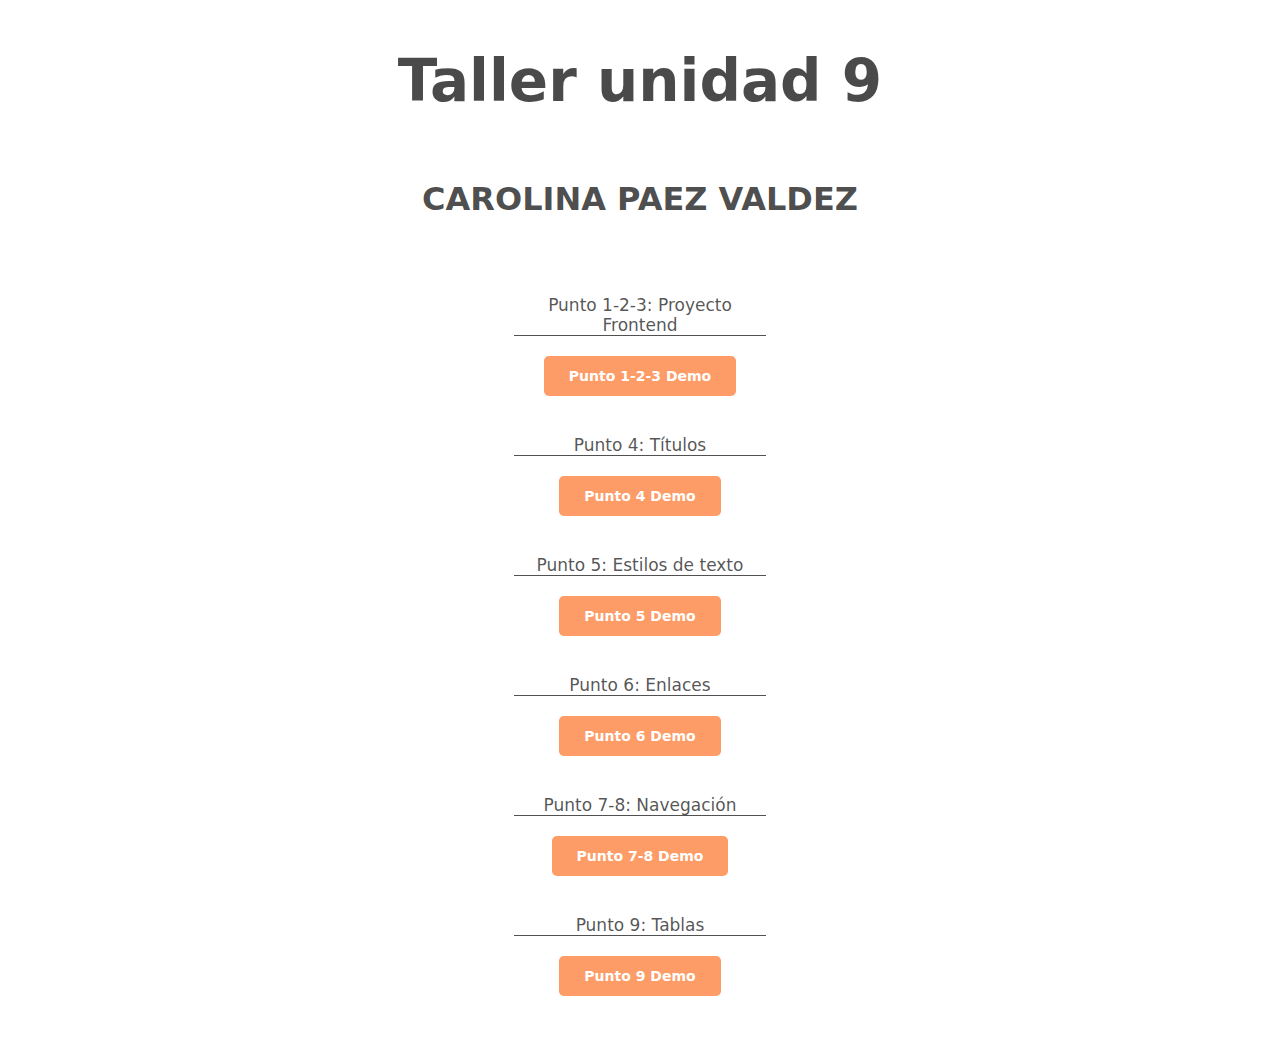
<file: index.html>
<!DOCTYPE html>
<html lang="en">
<head>
  <meta charset="UTF-8">
  <meta http-equiv="X-UA-Compatible" content="IE=edge">
  <meta name="viewport" content="width=device-width, initial-scale=1.0">
  <title>taller 9 menu</title>
  <link rel="stylesheet" href="./styles/styles.css">
</head>
<body> 
  <div>
    <h1> Taller unidad 9</h1>
    <h2>CAROLINA PAEZ VALDEZ</h2>
    <nav>
      <ul>
        <li>
          <p>
            Punto 1-2-3: Proyecto Frontend
          </p> 
          <a href="./punto-1-2-3/index.html">
            Punto 1-2-3 Demo
          </a>
        </li>
        <li>
          <p>
            Punto 4: Títulos
          </p> 
          <a href="./punto-4/index.html">
            Punto 4 Demo
          </a>
        </li>
        <li>
          <p>
            Punto 5: Estilos de texto
          </p>
          <a href="./punto-5/index.html">
            Punto 5 Demo
          </a>
        </li>
        <li>
          <p>
            Punto 6: Enlaces
          </p>
          <a href="./punto-6/index.html">
            Punto 6 Demo
          </a>
        </li>
        <li>
          <p>
            Punto 7-8: Navegación
          </p>
          <a href="./punto-7-8/index.html">
            Punto 7-8 Demo
          </a>
        </li>
        <li>
          <p>
            Punto 9: Tablas
          </p>
          <a href="./punto-9/index.html">
            Punto 9 Demo
          </a>
        </li>
      </ul>
    </nav>
  </div> 
</body>
</html>
</file>
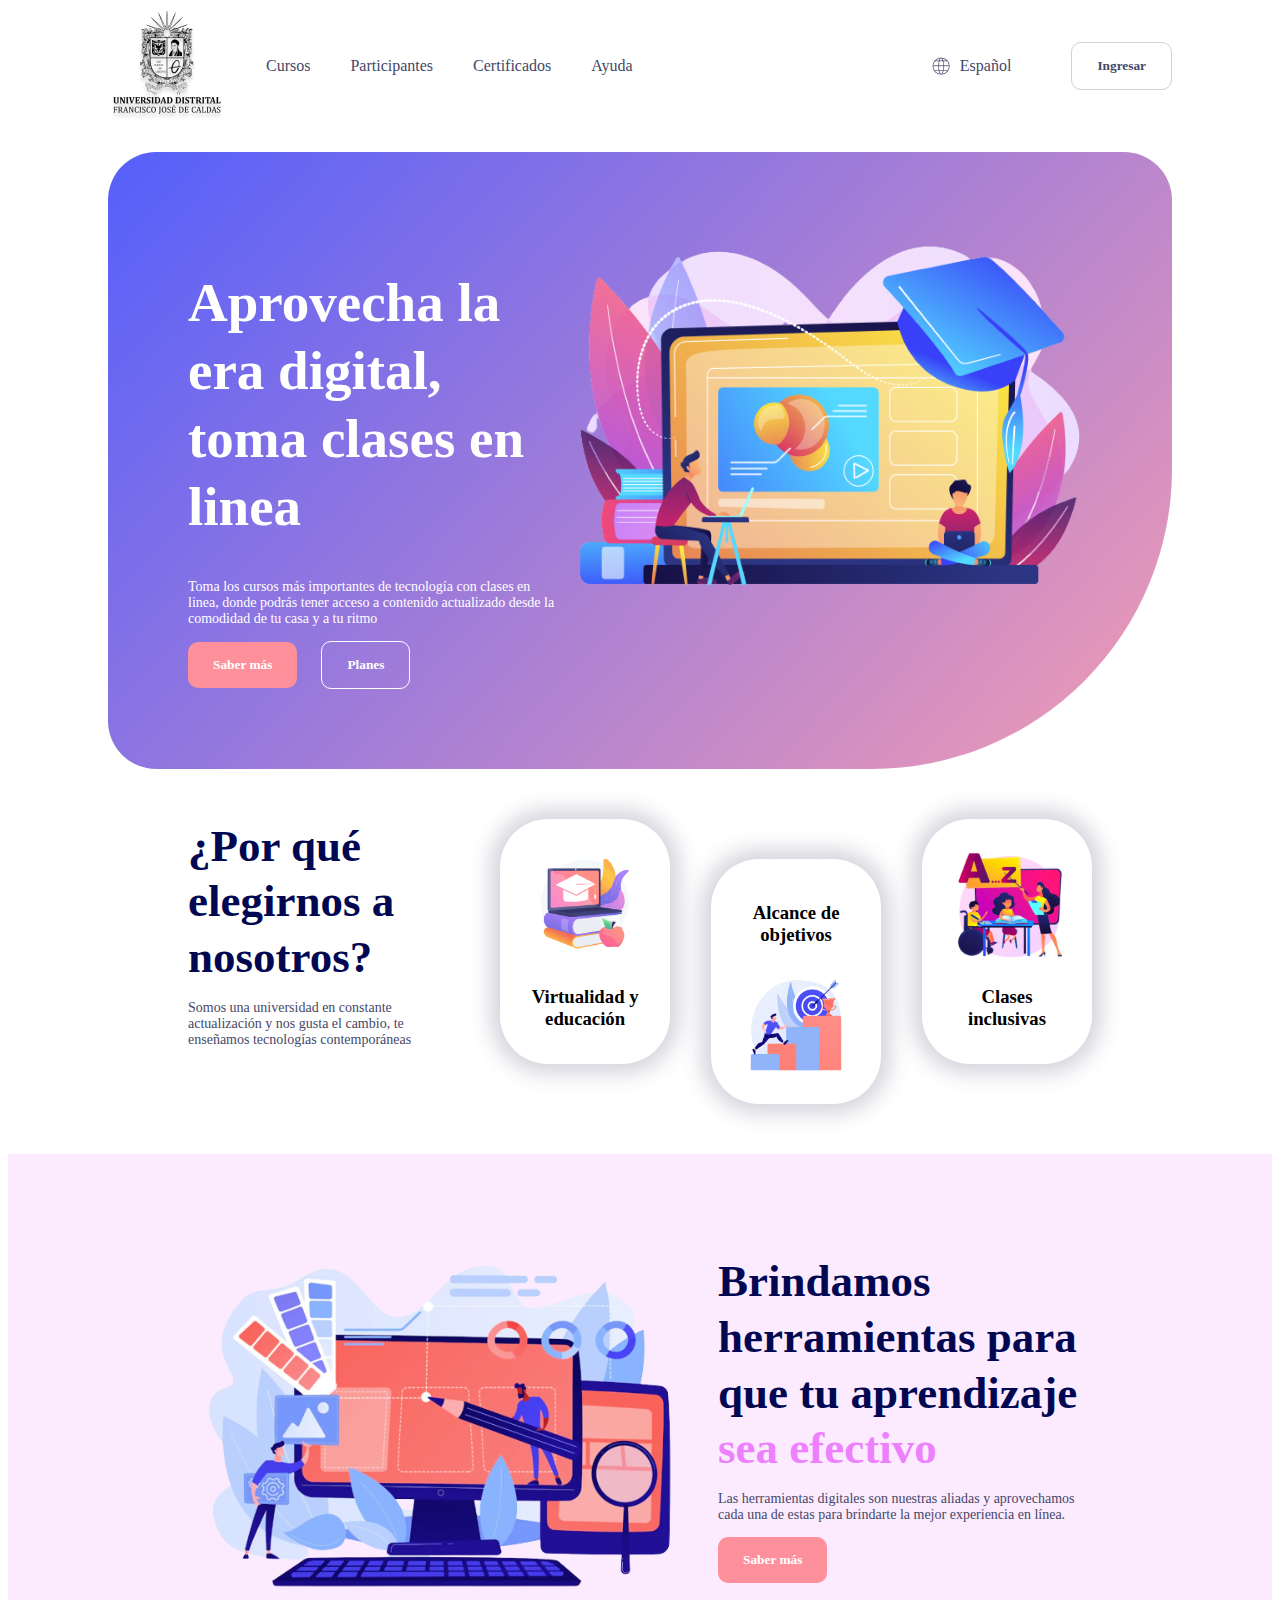
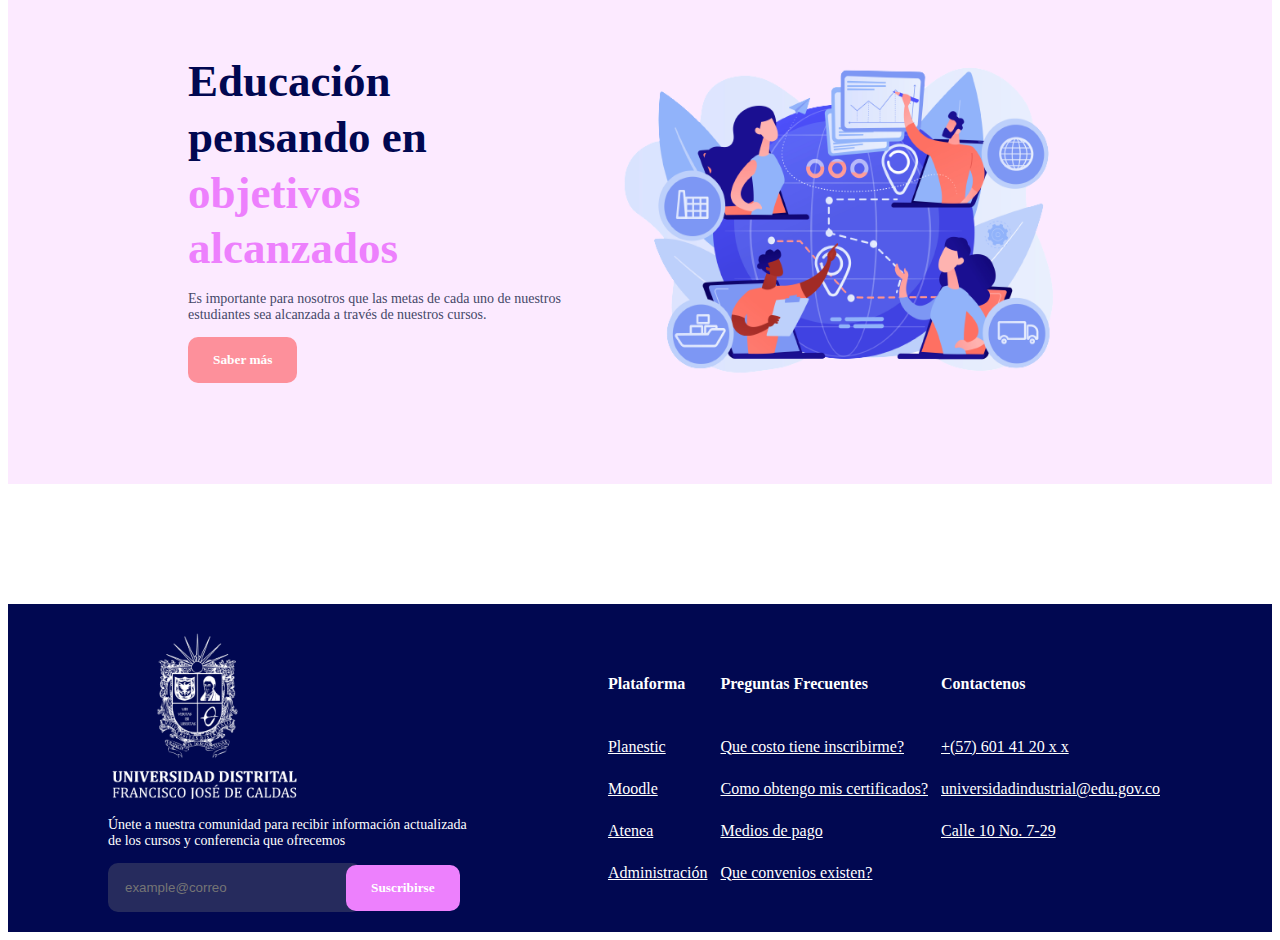
<file: punto-1-2-3/index.html>
<!DOCTYPE html>
<html lang="en">
<head>
    <meta charset="UTF-8">
    <meta name="viewport" content="width=device-width, initial-scale=1.0">
    <link rel="stylesheet" href="https://indestructibletype.com/fonts/Jost.css" type="text/css" charset="utf-8" />
    <link rel="stylesheet" href="./styles/common-styles.css">
    <link rel="stylesheet" href="./styles/header-styles.css">
    <link rel="stylesheet" href="./styles/banner-styles.css">
    <link rel="stylesheet" href="./styles/section-1-styles.css">
    <link rel="stylesheet" href="./styles/section-2-styles.css">
    <link rel="stylesheet" href="./styles/footer-styles.css">
    <title>Page Desing</title>
</head>
<body>
 <header>
    <div class="header_navigator">
        <img src="./public/images/header-logo.png" alt="header logo">
        <nav>
            <ul>
                <li> <a href="">Cursos</a></li>
                <li> <a href="">Participantes</a></li>
                <li> <a href="">Certificados</a></li>
                <li> <a href="">Ayuda</a></li>
            </ul>
        </nav>
    </div>
    <div class="header_settings">
<div class="language">
    <img src="./public/images/header-world.png" alt="header world">  
<span>Español</span>
</div>
<button>Ingresar</button>
    </div>
 </header>
    <main>
        <section id="banner">

            <div class="banner_info">
                <div class="banner_texts">
                    <h1>Aprovecha la era digital, toma clases en linea</h1>
                    <p>
                        Toma los cursos más importantes de tecnología con clases en linea,
                        donde podrás tener acceso a contenido actualizado desde la comodidad
                        de tu casa y a tu ritmo
                    </p>
                </div>
                <div class="banner_buttons">
                    <button class="button--orange" >Saber más</button>
                    <button class="button--transparent" >Planes</button>
                </div>
            </div>
            <img src="./public/images/banner-online.png" 
            alt="banner online">
        </section>
        <section id="section-1">
        <div class="section-1__info">
            <h2>¿Por qué elegirnos a nosotros?</h2>
            <p>Somos una universidad en constante actualización y nos
               gusta el cambio, te enseñamos tecnologías contemporáneas
            </p>
        </div>
        <div class="section-1__card">
            <img src="./public/images/section1-education.png"
            alt="education"
            width="120px"
            height="120px">
            <h3>Virtualidad y educación</h3>
        </div>
        <div class="section-1__card section-1__card-down">
            <h3>Alcance de objetivos</h3>
            <img src="./public/images/section1-goals.png"
            alt="goals"
            width="120px"
            height="120px">
        </div>
        <div class="section-1__card">
            <img src="./public/images/section1-teach.png"
            alt="teach"
            width="120px"
            height="120px">
            <h3>Clases inclusivas</h3>
        </div>
       </section>
        <section id="section-2">
            <div class="section-2__info">
                <img  src="./public/images/section2-tools.png"
                alt="tools"
                width="500px"
                height="350px">
            <div>
                <h2>Brindamos herramientas para que tu aprendizaje</h2>
                <h2 class="title__pink">sea efectivo</h2>  
                <p>
                    Las herramientas digitales son nuestras aliadas 
                    y aprovechamos cada una de estas para brindarte
                    la mejor experiencia en línea.
                </p>
                <button class="button--orange">Saber más</button>
            </div>
            </div>
            <div class="section-2__info">
                <div>
                    <h2>Educación pensando en</h2>
                    <h2 class="title__pink">objetivos alcanzados</h2>
                    <p>
                        Es importante para nosotros que las metas de cada
                        uno de nuestros estudiantes sea alcanzada a través 
                        de nuestros cursos.
                    </p>  
                    <button class="button--orange" >Saber más</button>
                </div>
                    <img  src="./public/images/section2-goals.png"
                          alt="goals"
                          width="500px"
                          height="350px">
             </div>
        </section>
    </main>
    <footer id="footer">
        <div class="footer__info">
            <img  src="./public/images/footer-logo.png"
            alt="logo"
            width="200px"
            height="175px">
            <p>
                Únete a nuestra comunidad para recibir información 
                actualizada de los cursos y conferencia que ofrecemos 
            </p>
            <form action="">
                <input
                type="email"
                placeholder="example@correo"
                name="user_email">
                <button>Suscribirse</button>
            </form>
        </div>
        <div class="footer_list">
            <table>
                <thead>
                    <tr>
                        <th>Plataforma</th>
                        <th>Preguntas Frecuentes</th>
                        <th>Contactenos</th>
                    </tr>
                </thead>
                <tbody>
                    <tr>
                        <td><a href="">Planestic</a></td>
                        <td><a href="">Que costo tiene inscribirme?</a></td>
                        <td><a href="">+(57) 601 41 20 x x</a></td>
                    </tr>
                    <tr>
                        <td><a href="">Moodle</a></td>
                        <td><a href="">Como obtengo mis certificados?</a></td>
                        <td><a href="">universidadindustrial@edu.gov.co</a></td> 
                    </tr>
                    <tr>
                        <td><a href="">Atenea</a></td>
                        <td><a href="">Medios de pago</a></td>
                        <td><a href="">Calle 10 No. 7-29</a></td>  
                    </tr>
                    <tr>
                        <td><a href="">Administración</a></td>
                        <td><a href="">Que convenios existen?</a></td>
                    </tr>
                </tbody>
            </table>
        </div>
    </footer>
</body>
</html>
</file>
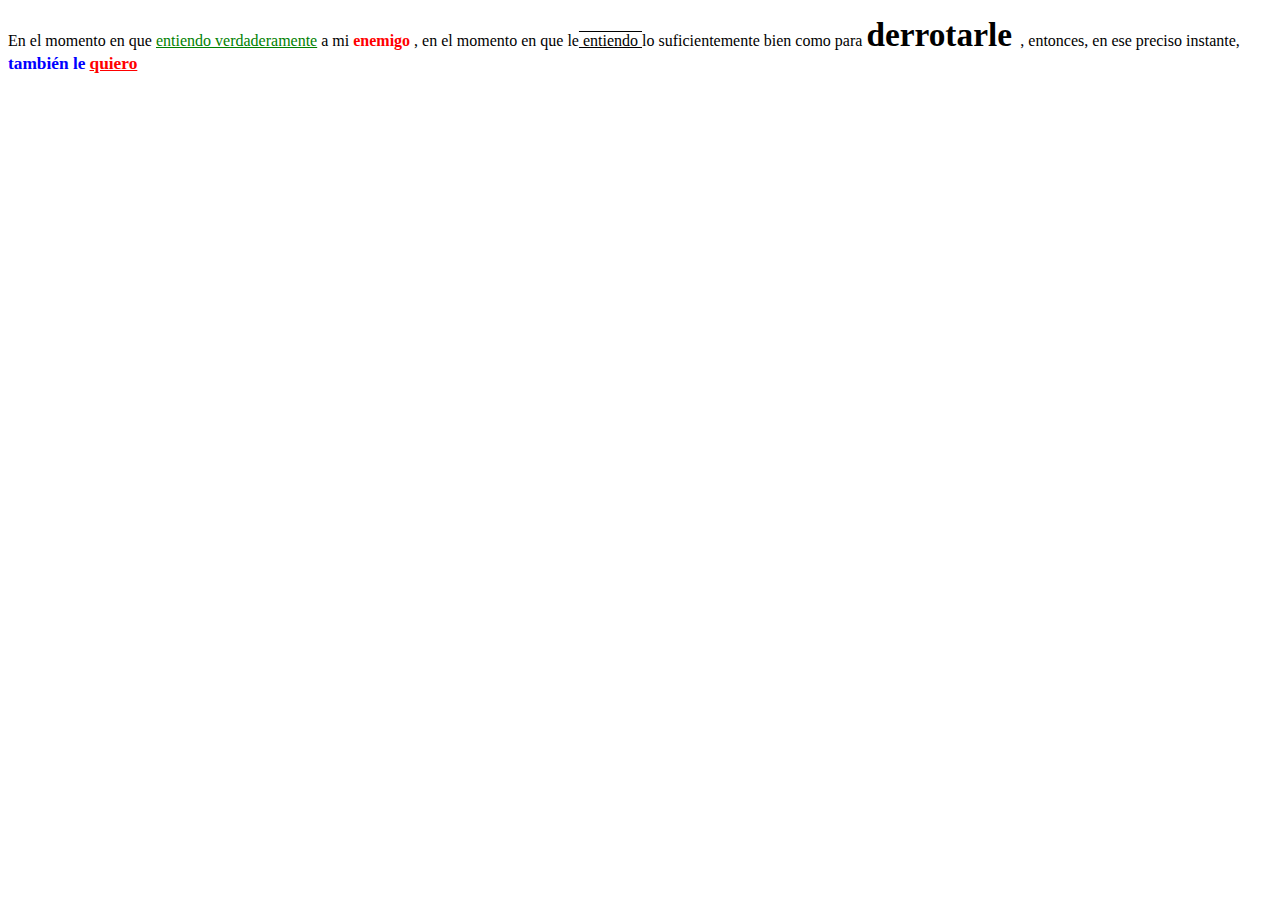
<file: punto-5/index.html>
<!DOCTYPE html>
<html lang="en">

<head>
  <meta charset="UTF-8">
  <meta name="viewport" content="width=device-width, initial-scale=1.0">
  <link rel="stylesheet" href="./styles/punto-5.css">
  <title>Punto-5</title>
</head>

<body>
    <div>
      <p>
        En el momento en que <span class="letra_verdesub"> 
            <u>entiendo verdaderamente</u>
         </span> a mi
        <span class="letra_roja">
            enemigo
        </span>
        , en el momento en que le<span class="line_up">
        entiendo
        </span> 
        lo suficientemente bien como para <span class="letra_negrilla">
            derrotarle
        </span>
        , entonces, en ese preciso instante, <br> 
        <span class="letra_azul">también le</span>
        <span class="letra_roja2"><u>quiero</u></span>
      </p>
    </div>
  </body>
</html>
</file>
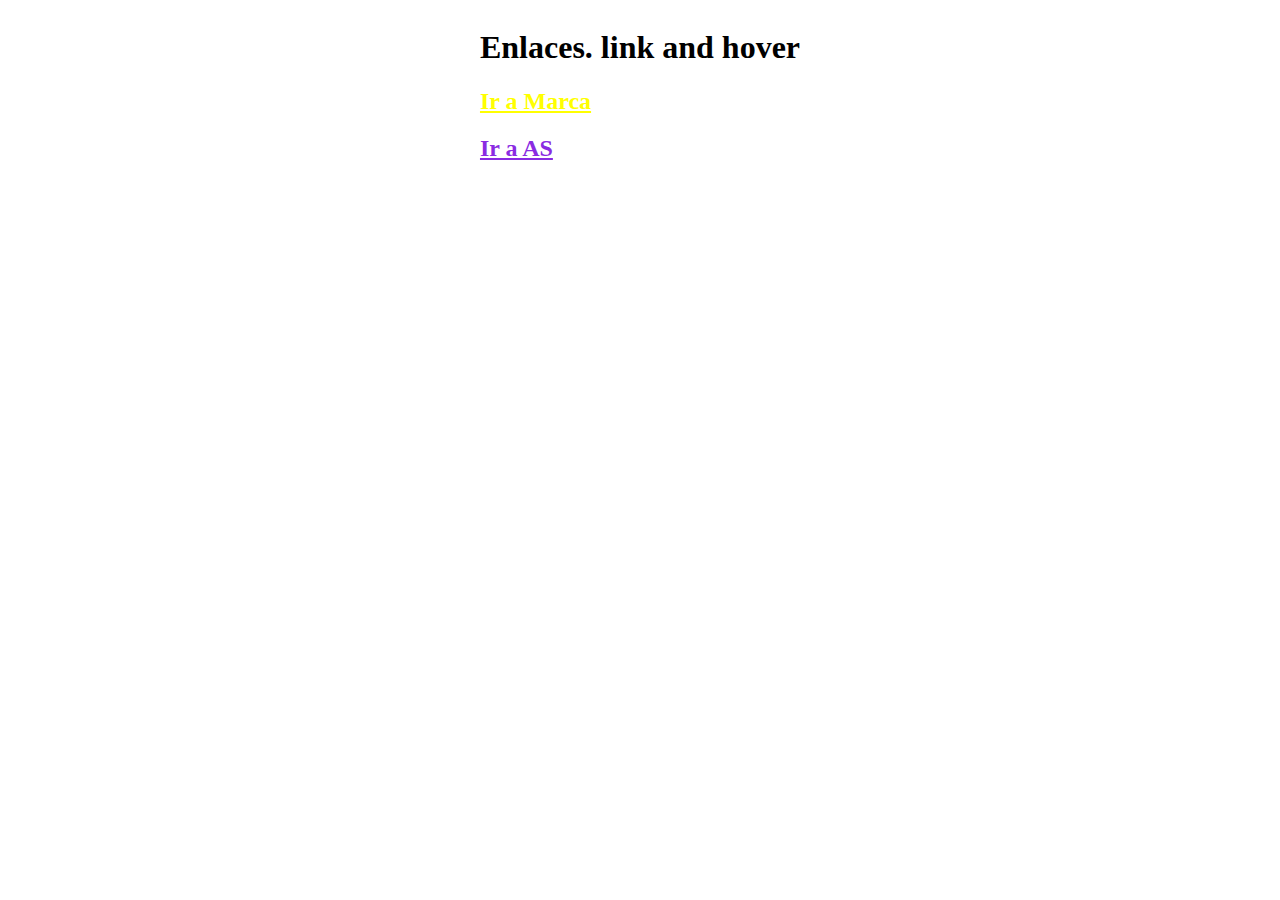
<file: punto-6/index.html>
<!DOCTYPE html>
<html lang="en">
<head>
    <meta charset="UTF-8">
    <meta name="viewport" content="width=device-width, initial-scale=1.0">
    <link rel="stylesheet" href="./styles/punto-6.css">
    <title>Punto-6</title>
</head>
<body>
    <div class="links">
        <h1>Enlaces. link and hover</h1>
        <h2><a class="link_marca" href="https://www.marca.com/" target="_blank">Ir a Marca</a></h2>
        <h2><a class="link_as" href="https://colombia.as.com/" target="_blank">Ir a AS</a></h2>
    </div>
</body>
</html>
</file>
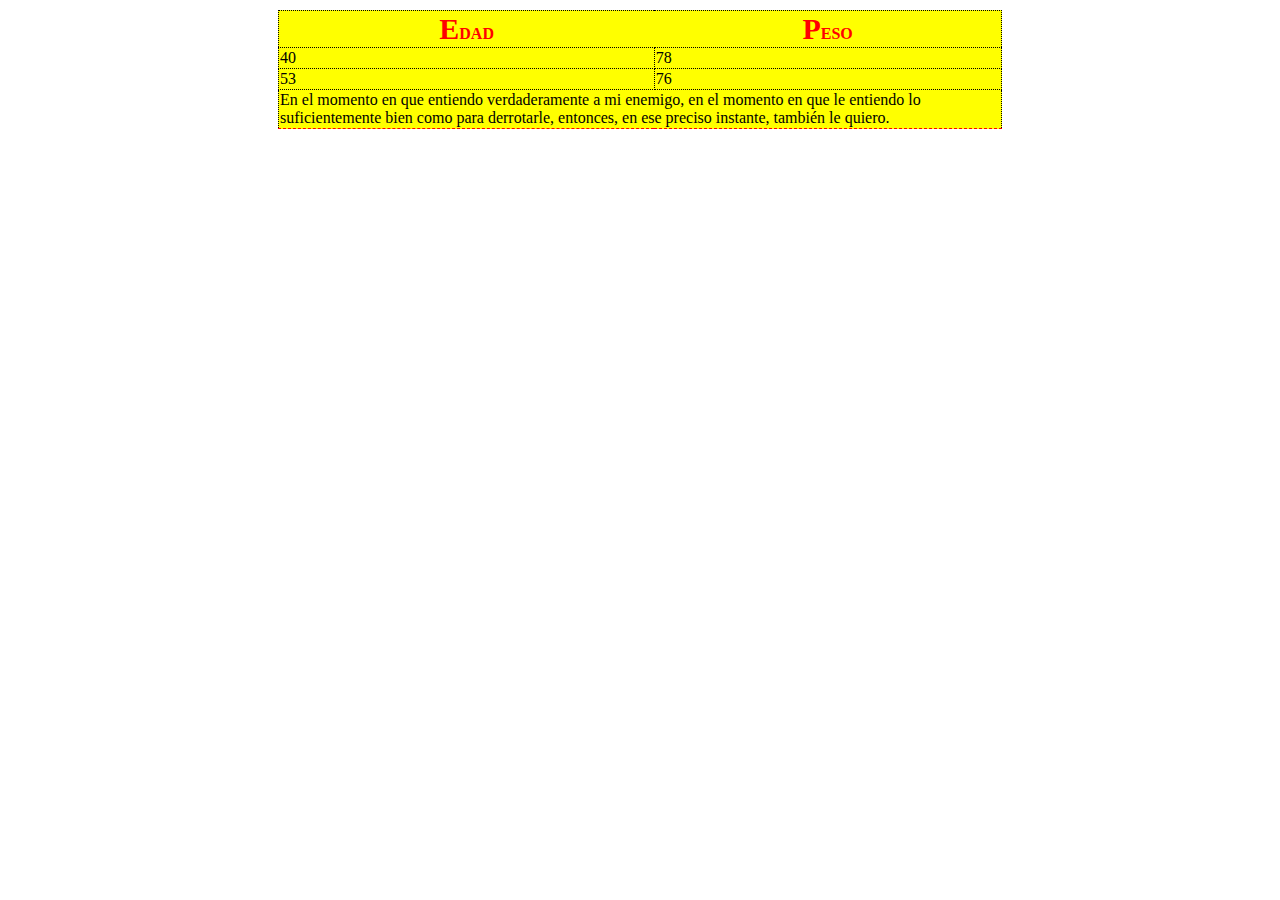
<file: punto-9/index.html>
<!DOCTYPE html>
<html lang="en">
<head>
    <meta charset="UTF-8">
    <meta name="viewport" content="width=device-width, initial-scale=1.0">
    <link href="https://db.onlinewebfonts.com/c/b4c5b46b8b39455e3b0b927f7331415e?family=Jane+LightItalic+W00+Regular" rel="stylesheet">
    <link rel="stylesheet" href="./styles/punto-9.css">
    <title>Punto-9</title>
</head>
<body>
    <table>
        <thead>
            <tr>
                <th><b class="letra_inicial">E</b>DAD</th>
                <th><b class="letra_inicial">P</b>ESO</th>
            </tr>
        </thead>
        <tbody>
            <tr>
                <td>40</td>
                <td>78</td>
            </tr>
            <tr>
                <td>53</td>
                <td>76</td>
            </tr>
            <tr>
                <td class="linea_borde" colspan="2">
                    En el momento en que entiendo verdaderamente
                    a mi enemigo, en el momento en que le entiendo
                    lo suficientemente bien como para derrotarle,
                    entonces, en ese preciso instante, también le
                    quiero. 
                </td>
                
            </tr>
        </tbody>
    </table>   
</body>
</html>
</file>
<file: styles/styles.css>
body {
    text-align: center;
    color: #000000b5;
    font-family: system-ui, -apple-system;
  }
  
  body, div {
    display: flex;
    justify-content: center;
    align-items: center;
  }
  
  div {
    flex-direction: column;
    width: 50%;
    height: 50%;
    text-align: center;
  }
  
  h1 {
    font-size: 58px;
  }
  
  h2 {
    font-size: 32px;
  }
  
  nav {
    width: 40%;
  }
  
  ul {
    padding: 0;
    text-align: center;
    list-style: none;
  }
  
  li {
    margin: 50px 0;
  }
  
  p {
    margin: 40px 0 30px;
    color: #000000ae;
    font-size: 17px;
    border-bottom: 1px solid;
  }
  
  a {
    padding: 12px 25px;
    color: #ffffff;
    background-color: #fd8f54e2;
    border: none;
    border-radius: 5px;
    font-family: system-ui, -apple-system;
    font-size: 14px;
    font-weight: bold;
    text-decoration: none;
    cursor: pointer;
  }
  
  a:hover {
    background-color: #e87537e2;
  }
</file>
<file: punto-1-2-3/styles/common-styles.css>
a {
    font-family: "jost";
}

button {
    padding: 15px 25px ;
    font-family: 'Jost';  
    font-weight: bold;
    border-radius: 10px;
    cursor: pointer;
}

ul{
    display: flex;
    gap: 40px;
    list-style: none; 
}

nav a{
    color: #454868;
    text-decoration: none;/* para quitar el subrayado*/
    font-weight: 500;
}

.header_settings {
    display: flex;
    align-items: center;
    gap: 60px;

}

.language {
    display: flex;
    align-items: center;
    gap: 10px;
 
    font-family:'Jost';
    font-weight: 300;
    color: #454868;
}

header button {
    background-color: transparent;
    border: 1px solid #45486843;
    color: #454868;
}

.button--orange{
    background-color: #fd909b;
    color: white;
    border: none;
}

h2 {
    font-family:'Jost';
    font-size: 45px;
    color: #010851;
    line-height: 124%;
    letter-spacing: -1%;
    margin: 0;
}

p {
    font-family: 'Jost';
    color: #454868;
    font-size: 14px;
}
</file>
<file: punto-1-2-3/styles/header-styles.css>
/* display flex posiciona el header como si fueran celdas de tabla */
header {
    display:flex;
    /* separacion de 10px a la izquiersa y 100 a la derecha */
    margin: 10px 100px;
    /* es l a propiedad que alinea de la forma horizontal y el space between sera entre  */
    /* español - ingresar ira todo a la derecha y el loga y lista todo a la izquierda */
    justify-content: space-between;
}

/* logo y nav de la lista deben alinearse */
/* display pone los elementos uno al lado del otro */
.header_navigator{
    display: flex;
    /*alinear las opciones con respecto al logo */
    align-items: center;
}

/*selector de elemento ul hacer un display flex*/
/*la lista se ca a presentar pegada y con puntos */

ul {
    display: flex;
    /*quitar los puntos */
    list-style: none;
    /*separacion */
    gap:40px
}
</file>
<file: punto-1-2-3/styles/banner-styles.css>
#banner {
    display: flex;
    margin: 30px 100px;
    padding: 80px;
    background: linear-gradient(313deg, #EE9AB5 3.28%, #5961F9 97.04%);/* sacado de figma tambien se puede sacar codigo */
    border-radius: 48px 48px 300px 48px;
    
}

h1 {
    font-family: 'Jost';
    color: white;
    font-size: 55px;
    line-height: 124%;
    letter-spacing: -1%;
}

#banner img {
    width: 530px; 
    height: 370px; 

}
.banner_texts p {
    font-family:'Jost' ;
    color: white;
    font-size: 14px;


}

.button--transparent {
    background-color: transparent;
    color: white;
    border: 1px solid;
    margin-left: 20px;

}
</file>
<file: punto-1-2-3/styles/section-1-styles.css>
#section-1 {
    display: flex;
    justify-content: space-between;

    margin: 50px 180px;
}

.section-1__info{
    width: 30%;

}

.section-1__info p {
    color: #454868;
} 

.section-1__card {
    width: min-content;
    height: 195px;
    text-align: center;
    padding: 25px;

    border-radius: 48px;
    box-shadow: 0px 0px 20px 10px #45486839;

}

.section-1__card-down {
    margin-top: 40px;
}
h3 {
    font-family:'Jost';
}
</file>
<file: punto-1-2-3/styles/section-2-styles.css>
#section-2 {
   /* margin: 30px 180px ;  espaciado externo , coge el borde y hace el espacio hacia afuera en este caso no sirve*/
   padding: 40px 180px; /* espaciado interno*/
    background-color: #ec80fd2b ;
   
}
.section-2__info {
    display: flex;
    align-items: center;
    gap: 30px;
    margin: 50px 0px;
    

}
.title__pink {
    color: #ED80FD;
}
</file>
<file: punto-1-2-3/styles/footer-styles.css>
footer {
    display: flex;
    justify-content: space-between;
    align-items: center;

    margin-top: 120px;
    padding: 20px 100px;

    background-color: #010851;
    color: white;
}

footer p{
    color: white;
}

.footer__info {
    width: 34%;
}

form button {
    background-color: #ED80FD;
    color: white;
    border:none;
}
input {
    padding: 17px;
    margin-right: -20px;
    width: 220px;

    border: none;
    border-radius: 10px;
    background-color: #4548688c;
}

table {
    font-family: 'Jost';
    text-align: left;
}

th {
    height: 80px;
}

tr {
    height: 40px;
}

td {
    padding-right: 10px;
}

td a{
    color: white;
}
</file>
<file: punto-5/styles/punto-5.css>
.letra_verdesub {
    color: green;
}
.letra_roja {
    color: red;
    font-weight: bold;

}

.line_up{
    text-decoration: overline underline;
}

.letra_negrilla {
    font-weight: bold;
    font-size: 25pt;
}

.letra_azul {
    color: blue;
    font-size: 13pt;
    font-weight: bold;
}

.letra_roja2 {
    color: red;
    font-size: 13pt;
    font-weight: bold;
}
</file>
<file: punto-6/styles/punto-6.css>
body {
    display: flex;
    justify-content: center;
}
.links {
    text-align: left;
}

.link_marca {
    color: yellow;
}

.link_as {
    color: blueviolet;
}
</file>
<file: punto-9/styles/punto-9.css>
table {
    border-collapse: collapse;
    border: 1px dotted black;
    margin: 10px 270px;
    background-color: yellow;
}

thead {
    color: red;
    font-family: 'Jane LightItalic W00 Regular';
}

.letra_inicial {
    font-size: 30px;
}

tr {
    display: table-row;
    vertical-align: inherit;
    border-color: inherit;
}

td {
    border: 1px dotted black;
}
.linea_borde {
    border-bottom: 1px dashed red;
}
</file>
